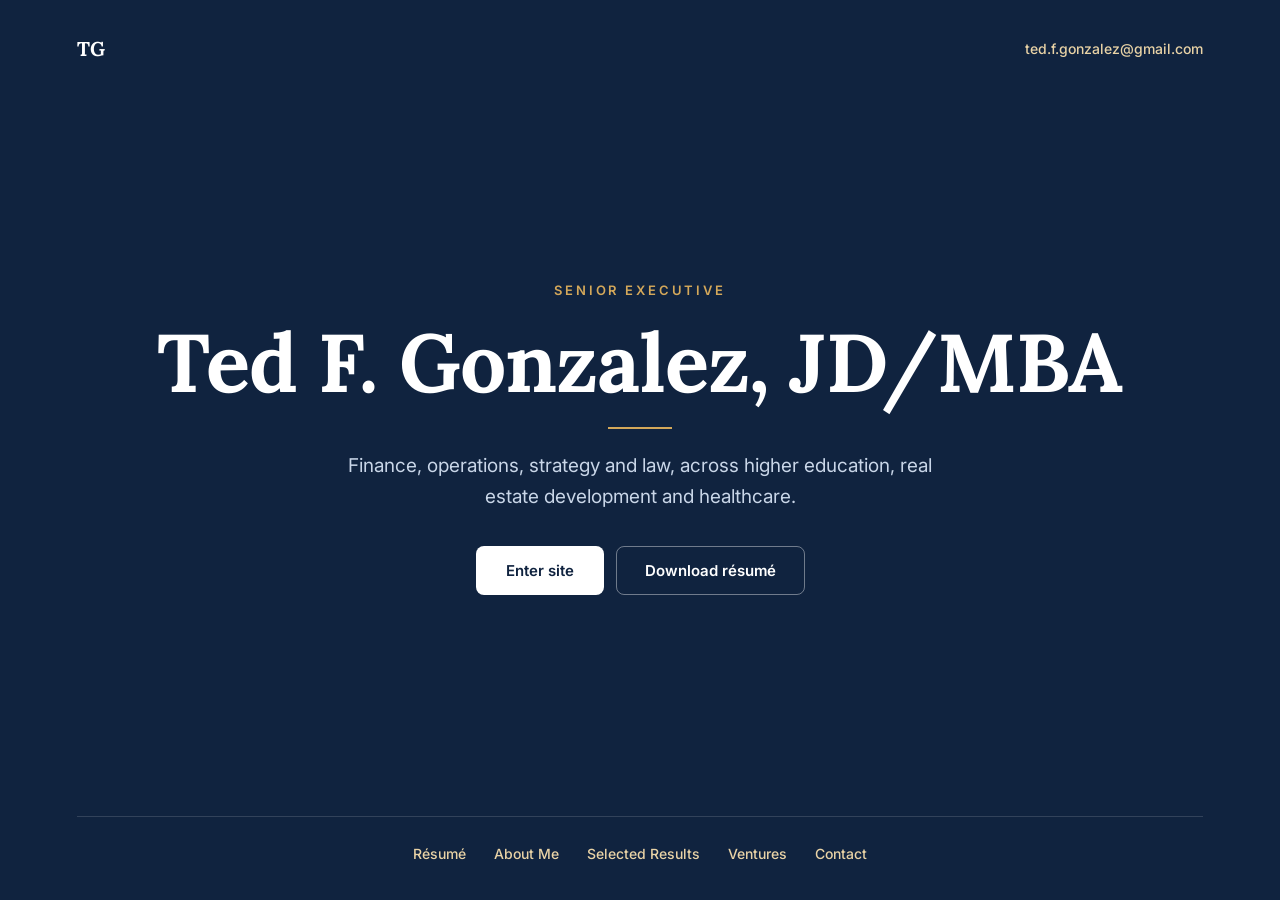
<file: index.html>
<!DOCTYPE html>
<html lang="en">
<head>
<meta charset="utf-8">
<meta name="viewport" content="width=device-width, initial-scale=1">
<title>Ted F. Gonzalez, JD/MBA</title>
<meta name="author" content="Ted F. Gonzalez, JD/MBA">
<meta name="description" content="Ted F. Gonzalez, JD/MBA — senior executive in finance, operations, strategy and law across higher education, real estate development and healthcare.">
<meta property="og:title" content="Ted F. Gonzalez, JD/MBA">
<meta property="og:description" content="Senior executive · Finance, operations, strategy and law">
<link rel="preconnect" href="https://fonts.googleapis.com">
<link rel="preconnect" href="https://fonts.gstatic.com" crossorigin>
<link href="https://fonts.googleapis.com/css2?family=Inter:wght@400;500;600&family=Lora:wght@600;700&display=swap" rel="stylesheet">
<style>
*{box-sizing:border-box;margin:0;padding:0}
html,body{height:100%}
body{font-family:'Inter',system-ui,-apple-system,'Segoe UI',sans-serif;background:#10233F;color:#fff;-webkit-font-smoothing:antialiased}
a{color:#E9D3A6}a:hover{color:#fff}
.door{min-height:100vh;min-height:100svh;display:flex;flex-direction:column;justify-content:space-between;padding:36px 6vw 32px}
.top{display:flex;justify-content:space-between;align-items:center;gap:16px;flex-wrap:wrap}
.mark{font-family:'Lora',Georgia,serif;font-weight:700;font-size:20px;letter-spacing:.02em;color:#fff;text-decoration:none}
.top a.mail{font-size:14px;font-weight:500;text-decoration:none}
.center{display:flex;flex-direction:column;align-items:center;text-align:center;gap:22px;padding:48px 0}
.kick{font-size:13px;font-weight:600;letter-spacing:.22em;text-transform:uppercase;color:#D4A85A}
h1{font-family:'Lora',Georgia,serif;font-weight:700;font-size:clamp(40px,6.4vw,84px);line-height:1.04;letter-spacing:-.01em}
.rule{width:64px;height:2px;background:#D4A85A}
.lede{max-width:640px;font-size:19px;line-height:1.6;color:#C9D6E8}
.btns{display:flex;gap:12px;flex-wrap:wrap;justify-content:center;margin-top:12px}
.btn{display:inline-block;text-decoration:none;font-weight:600;font-size:15px;padding:15px 30px;border-radius:8px;min-height:44px}
.btn--solid{background:#fff;color:#10233F}.btn--solid:hover{color:#10233F;filter:brightness(.94)}
.btn--line{color:#fff;border:1px solid rgba(255,255,255,.4);padding:14px 28px}.btn--line:hover{background:rgba(255,255,255,.08)}
.quick{display:flex;justify-content:center;gap:10px 28px;flex-wrap:wrap;font-size:14px;font-weight:500;border-top:1px solid rgba(255,255,255,.14);padding-top:22px}
.quick a{text-decoration:none;padding:6px 0}
@media (max-width:520px){.lede{font-size:17px}.door{padding:28px 20px 26px}}
</style>
</head>
<body>
<div class="door">
  <div class="top">
    <a class="mark" href="home/" aria-label="Ted F. Gonzalez home">TG</a>
    <a class="mail" href="mailto:ted.f.gonzalez@gmail.com?subject=Reaching%20out%20from%20your%20website">ted.f.gonzalez@gmail.com</a>
  </div>
  <main class="center">
    <div class="kick">Senior Executive</div>
    <h1>Ted F. Gonzalez, JD/MBA</h1>
    <div class="rule"></div>
    <p class="lede">Finance, operations, strategy and law, across higher education, real estate development and healthcare.</p>
    <div class="btns">
      <a class="btn btn--solid" href="home/">Enter site</a>
      <a class="btn btn--line" href="Ted_Gonzalez_Resume.pdf" download>Download résumé</a>
    </div>
  </main>
  <nav class="quick" aria-label="Quick links">
    <a href="resume/">Résumé</a>
    <a href="about/">About Me</a>
    <a href="results/">Selected Results</a>
    <a href="ventures/">Ventures</a>
    <a href="contact/">Contact</a>
  </nav>
</div>
</body>
</html>
</file>
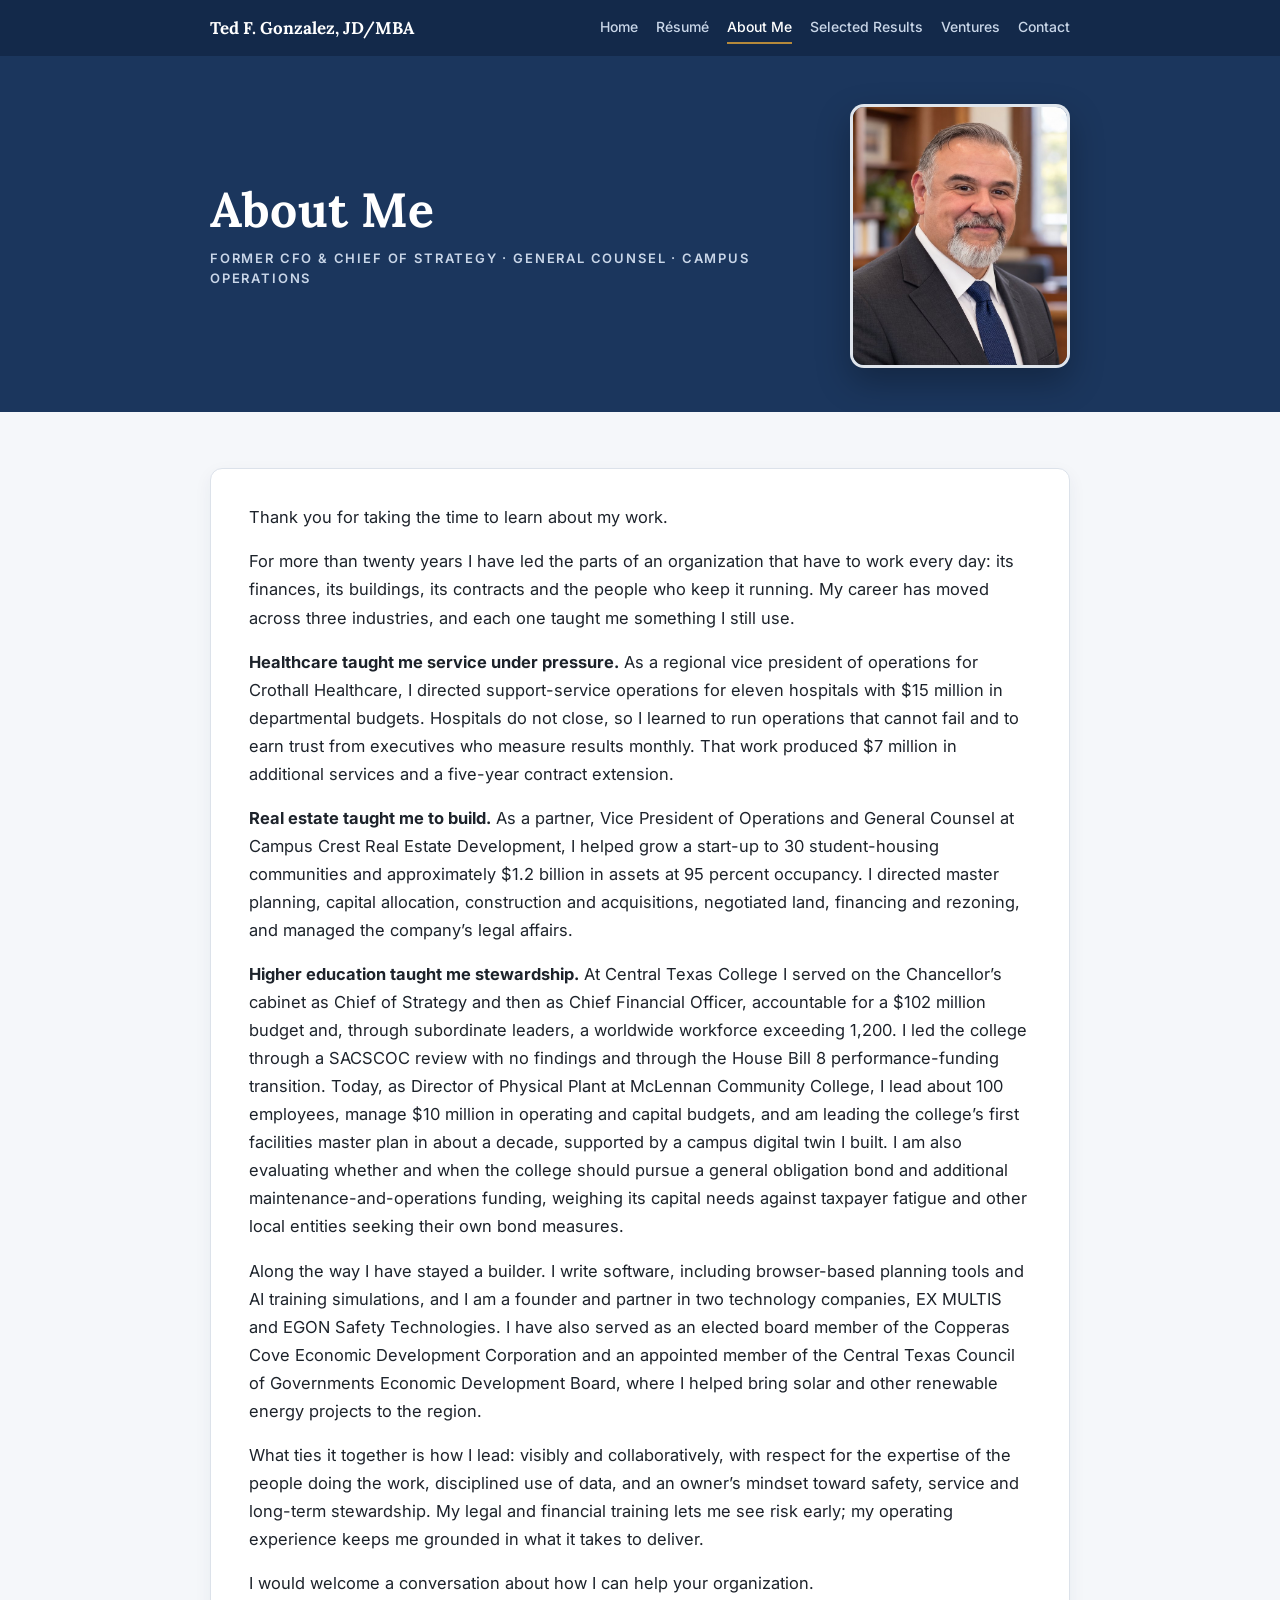
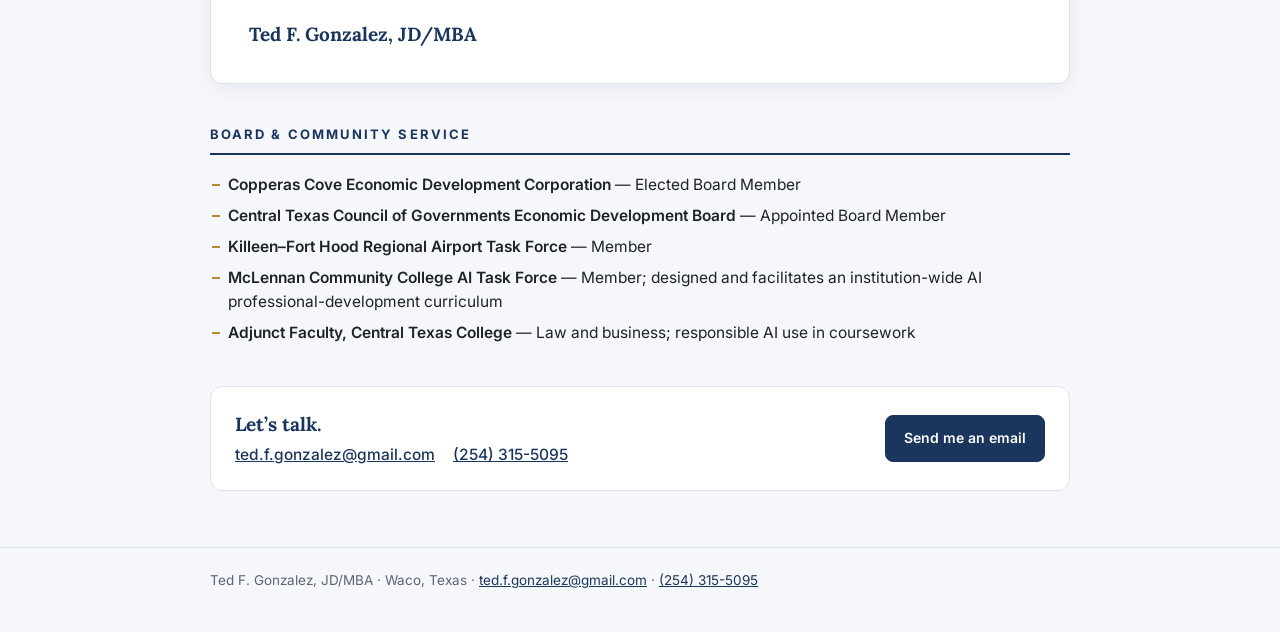
<file: about/index.html>
<!DOCTYPE html>
<html lang="en">
<head>
<meta charset="utf-8">
<meta name="viewport" content="width=device-width, initial-scale=1">
<title>About Me — Ted F. Gonzalez, JD/MBA</title>
<meta name="author" content="Ted F. Gonzalez, JD/MBA">
<meta name="description" content="How Ted F. Gonzalez leads: two decades across healthcare, real estate development and higher education.">
<meta property="og:title" content="About Me — Ted F. Gonzalez, JD/MBA">
<meta property="og:description" content="How Ted F. Gonzalez leads: two decades across healthcare, real estate development and higher education.">
<link rel="preconnect" href="https://fonts.googleapis.com">
<link rel="preconnect" href="https://fonts.gstatic.com" crossorigin>
<link href="https://fonts.googleapis.com/css2?family=Inter:wght@400;500;600;700&family=Lora:wght@600;700&display=swap" rel="stylesheet">
<link rel="stylesheet" href="../assets/site.css">
</head>
<body>
<nav class="nav"><div class="wrap"><a class="brand" href="../home/">Ted F. Gonzalez, JD/MBA</a><a class="l" href="../home/">Home</a><a class="l" href="../resume/">Résumé</a><a class="l on" href="../about/">About Me</a><a class="l" href="../results/">Selected Results</a><a class="l" href="../ventures/">Ventures</a><a class="l" href="../contact/">Contact</a></div></nav>
<header class="hero"><div class="wrap hero-split">
  <div class="hero-text"><h1>About Me</h1><div class="tag">Former CFO &amp; Chief of Strategy · General Counsel · Campus Operations</div></div>
  <div class="headshot"><span class="mono" aria-hidden="true">TG</span><img src="../assets/headshot.jpg" alt="Ted F. Gonzalez" onerror="this.remove()"></div>
</div></header>
<div class="wrap"><main>
<section>
<div class="letter">
<p>Thank you for taking the time to learn about my work.</p>
<p>For more than twenty years I have led the parts of an organization that have to work every day: its finances, its buildings, its contracts and the people who keep it running. My career has moved across three industries, and each one taught me something I still use.</p>
<p><b>Healthcare taught me service under pressure.</b> As a regional vice president of operations for Crothall Healthcare, I directed support-service operations for eleven hospitals with $15 million in departmental budgets. Hospitals do not close, so I learned to run operations that cannot fail and to earn trust from executives who measure results monthly. That work produced $7 million in additional services and a five-year contract extension.</p>
<p><b>Real estate taught me to build.</b> As a partner, Vice President of Operations and General Counsel at Campus Crest Real Estate Development, I helped grow a start-up to 30 student-housing communities and approximately $1.2 billion in assets at 95 percent occupancy. I directed master planning, capital allocation, construction and acquisitions, negotiated land, financing and rezoning, and managed the company’s legal affairs.</p>
<p><b>Higher education taught me stewardship.</b> At Central Texas College I served on the Chancellor’s cabinet as Chief of Strategy and then as Chief Financial Officer, accountable for a $102 million budget and, through subordinate leaders, a worldwide workforce exceeding 1,200. I led the college through a SACSCOC review with no findings and through the House Bill 8 performance-funding transition. Today, as Director of Physical Plant at McLennan Community College, I lead about 100 employees, manage $10 million in operating and capital budgets, and am leading the college’s first facilities master plan in about a decade, supported by a campus digital twin I built. I am also evaluating whether and when the college should pursue a general obligation bond and additional maintenance-and-operations funding, weighing its capital needs against taxpayer fatigue and other local entities seeking their own bond measures.</p>
<p>Along the way I have stayed a builder. I write software, including browser-based planning tools and AI training simulations, and I am a founder and partner in two technology companies, EX MULTIS and EGON Safety Technologies. I have also served as an elected board member of the Copperas Cove Economic Development Corporation and an appointed member of the Central Texas Council of Governments Economic Development Board, where I helped bring solar and other renewable energy projects to the region.</p>
<p>What ties it together is how I lead: visibly and collaboratively, with respect for the expertise of the people doing the work, disciplined use of data, and an owner’s mindset toward safety, service and long-term stewardship. My legal and financial training lets me see risk early; my operating experience keeps me grounded in what it takes to deliver.</p>
<p>I would welcome a conversation about how I can help your organization.</p>
<div class="sig">Ted F. Gonzalez, JD/MBA</div>
</div>
</section>
<section>
<h2>Board &amp; Community Service</h2>
<ul>
<li><b>Copperas Cove Economic Development Corporation</b> — Elected Board Member</li>
<li><b>Central Texas Council of Governments Economic Development Board</b> — Appointed Board Member</li>
<li><b>Killeen–Fort Hood Regional Airport Task Force</b> — Member</li>
<li><b>McLennan Community College AI Task Force</b> — Member; designed and facilitates an institution-wide AI professional-development curriculum</li>
<li><b>Adjunct Faculty, Central Texas College</b> — Law and business; responsible AI use in coursework</li>
</ul>
</section>
<section><div class="contact-band"><div><strong>Let’s talk.</strong><div class="cinfo"><a href="mailto:ted.f.gonzalez@gmail.com?subject=Reaching%20out%20from%20your%20website">ted.f.gonzalez@gmail.com</a><a href="tel:+12543155095">(254) 315-5095</a></div></div><a class="btn btn--solid" href="mailto:ted.f.gonzalez@gmail.com?subject=Reaching%20out%20from%20your%20website">Send me an email</a></div></section>
</main></div>
<footer><div class="wrap">Ted F. Gonzalez, JD/MBA · Waco, Texas · <a href="mailto:ted.f.gonzalez@gmail.com?subject=Reaching%20out%20from%20your%20website">ted.f.gonzalez@gmail.com</a> · <a href="tel:+12543155095">(254) 315-5095</a></div></footer>
</body>
</html>
</file>
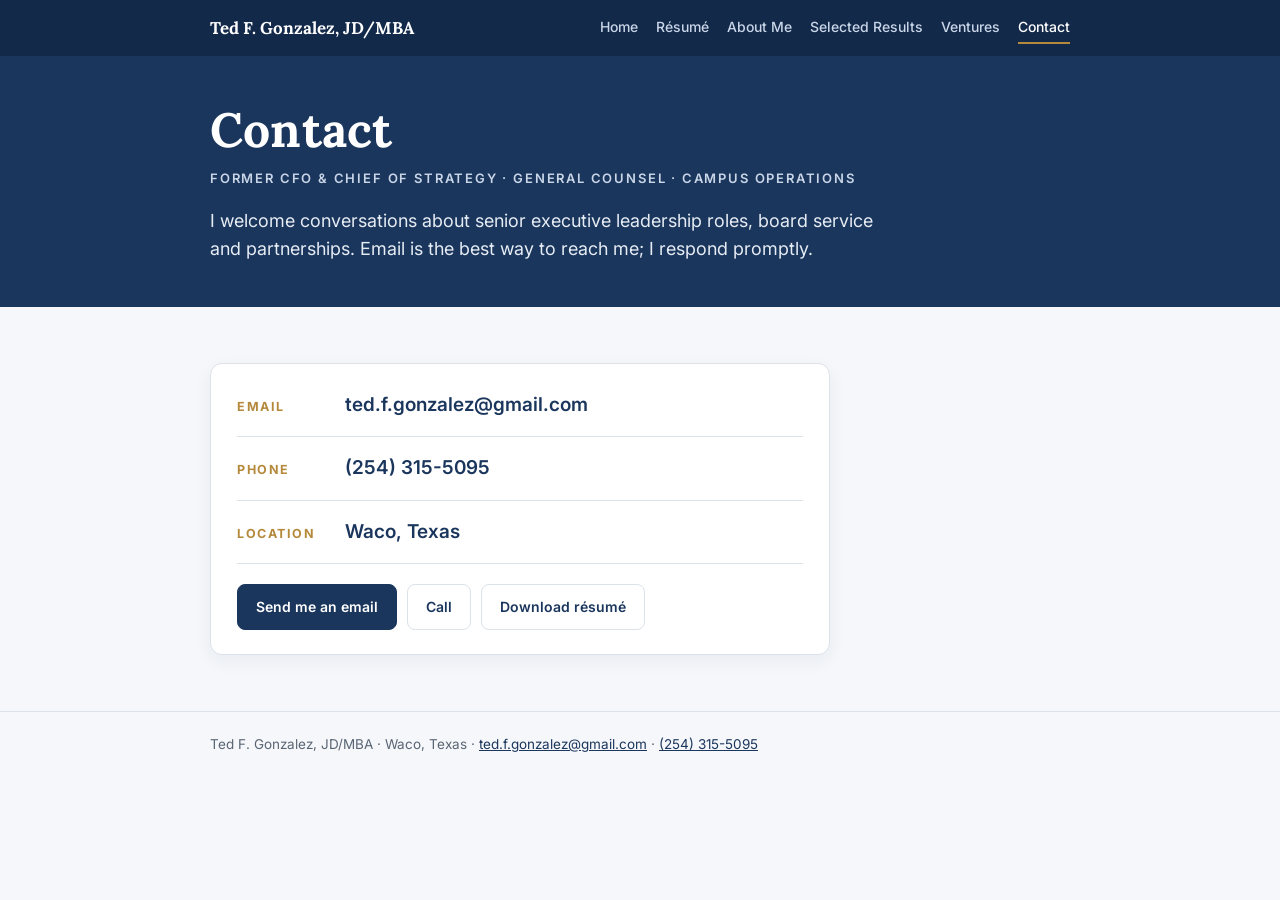
<file: contact/index.html>
<!DOCTYPE html>
<html lang="en">
<head>
<meta charset="utf-8">
<meta name="viewport" content="width=device-width, initial-scale=1">
<title>Contact — Ted F. Gonzalez, JD/MBA</title>
<meta name="author" content="Ted F. Gonzalez, JD/MBA">
<meta name="description" content="Contact Ted F. Gonzalez, JD/MBA by email or phone.">
<meta property="og:title" content="Contact — Ted F. Gonzalez, JD/MBA">
<meta property="og:description" content="Contact Ted F. Gonzalez, JD/MBA by email or phone.">
<link rel="preconnect" href="https://fonts.googleapis.com">
<link rel="preconnect" href="https://fonts.gstatic.com" crossorigin>
<link href="https://fonts.googleapis.com/css2?family=Inter:wght@400;500;600;700&family=Lora:wght@600;700&display=swap" rel="stylesheet">
<link rel="stylesheet" href="../assets/site.css">
</head>
<body>
<nav class="nav"><div class="wrap"><a class="brand" href="../home/">Ted F. Gonzalez, JD/MBA</a><a class="l" href="../home/">Home</a><a class="l" href="../resume/">Résumé</a><a class="l" href="../about/">About Me</a><a class="l" href="../results/">Selected Results</a><a class="l" href="../ventures/">Ventures</a><a class="l on" href="../contact/">Contact</a></div></nav>
<header class="hero"><div class="wrap">
  <h1>Contact</h1>
  <div class="tag">Former CFO &amp; Chief of Strategy · General Counsel · Campus Operations</div>
  <p class="lede">I welcome conversations about senior executive leadership roles, board service and partnerships. Email is the best way to reach me; I respond promptly.</p>
  
</div></header>
<div class="wrap"><main><section>
<div class="contact-card">
  <div class="crow"><span class="cl">Email</span><a class="cv" href="mailto:ted.f.gonzalez@gmail.com?subject=Reaching%20out%20from%20your%20website">ted.f.gonzalez@gmail.com</a></div>
  <div class="crow"><span class="cl">Phone</span><a class="cv" href="tel:+12543155095">(254) 315-5095</a></div>
  <div class="crow"><span class="cl">Location</span><span class="cv">Waco, Texas</span></div>
  <div class="cact"><a class="btn btn--solid" href="mailto:ted.f.gonzalez@gmail.com?subject=Reaching%20out%20from%20your%20website">Send me an email</a><a class="btn btn--line" href="tel:+12543155095">Call</a><a class="btn btn--line" href="../Ted_Gonzalez_Resume.pdf" download>Download résumé</a></div>
</div>
</section></main></div>
<footer><div class="wrap">Ted F. Gonzalez, JD/MBA · Waco, Texas · <a href="mailto:ted.f.gonzalez@gmail.com?subject=Reaching%20out%20from%20your%20website">ted.f.gonzalez@gmail.com</a> · <a href="tel:+12543155095">(254) 315-5095</a></div></footer>
</body>
</html>
</file>
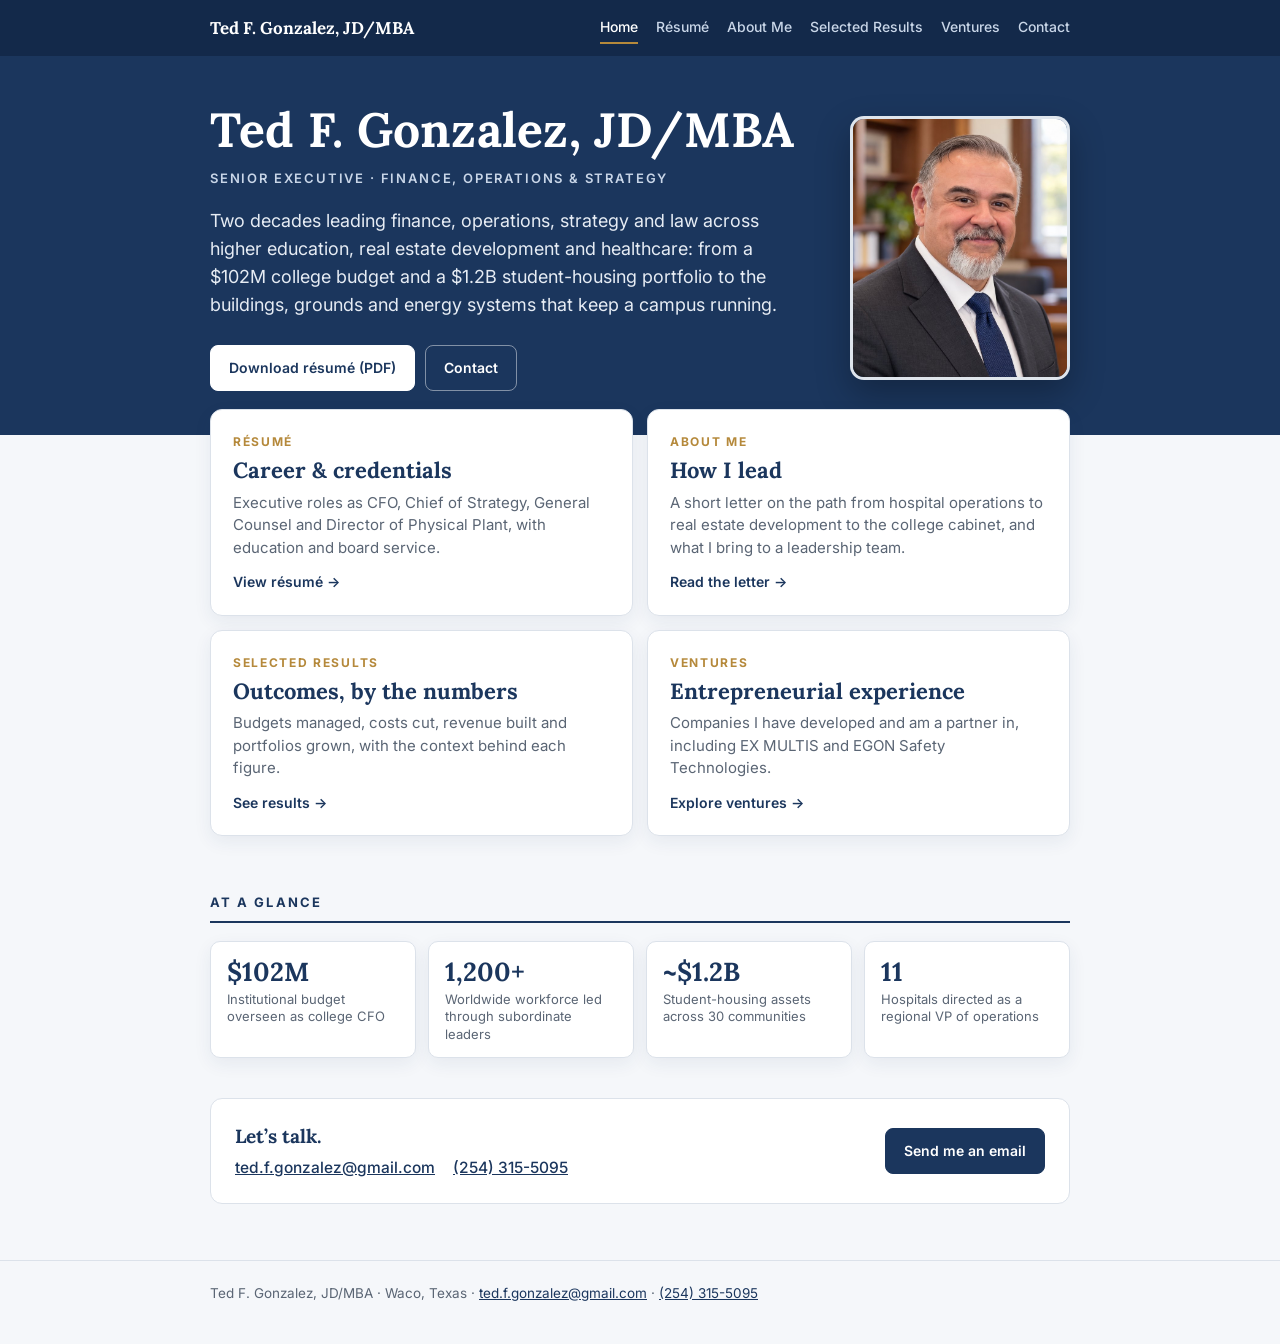
<file: home/index.html>
<!DOCTYPE html>
<html lang="en">
<head>
<meta charset="utf-8">
<meta name="viewport" content="width=device-width, initial-scale=1">
<title>Ted F. Gonzalez, JD/MBA — Senior Executive</title>
<meta name="author" content="Ted F. Gonzalez, JD/MBA">
<meta name="description" content="Senior executive in finance, operations and strategy across higher education, real estate development and healthcare.">
<meta property="og:title" content="Ted F. Gonzalez, JD/MBA — Senior Executive">
<meta property="og:description" content="Senior executive in finance, operations and strategy across higher education, real estate development and healthcare.">
<link rel="preconnect" href="https://fonts.googleapis.com">
<link rel="preconnect" href="https://fonts.gstatic.com" crossorigin>
<link href="https://fonts.googleapis.com/css2?family=Inter:wght@400;500;600;700&family=Lora:wght@600;700&display=swap" rel="stylesheet">
<link rel="stylesheet" href="../assets/site.css">
</head>
<body>
<nav class="nav"><div class="wrap"><a class="brand" href="../home/">Ted F. Gonzalez, JD/MBA</a><a class="l on" href="../home/">Home</a><a class="l" href="../resume/">Résumé</a><a class="l" href="../about/">About Me</a><a class="l" href="../results/">Selected Results</a><a class="l" href="../ventures/">Ventures</a><a class="l" href="../contact/">Contact</a></div></nav>
<header class="hero"><div class="wrap hero-split">
  <div class="hero-text">
  <h1>Ted F. Gonzalez, JD/MBA</h1>
  <div class="tag">Senior Executive · Finance, Operations &amp; Strategy</div>
  <p class="lede">Two decades leading finance, operations, strategy and law across higher education, real estate development and healthcare: from a $102M college budget and a $1.2B student-housing portfolio to the buildings, grounds and energy systems that keep a campus running.</p>
  <div class="actions"><a class="btn" href="../Ted_Gonzalez_Resume.pdf" download>Download résumé (PDF)</a><a class="btn btn--ghost" href="../contact/">Contact</a></div>
  </div>
  <div class="headshot"><span class="mono" aria-hidden="true">TG</span><img src="../assets/headshot.jpg" alt="Ted F. Gonzalez" onerror="this.remove()"></div>
</div></header>
<div class="wrap">
  <div class="cards">
    <a class="card" href="../resume/"><div class="k">Résumé</div><h3>Career &amp; credentials</h3><p>Executive roles as CFO, Chief of Strategy, General Counsel and Director of Physical Plant, with education and board service.</p><span class="go">View résumé →</span></a>
    <a class="card" href="../about/"><div class="k">About Me</div><h3>How I lead</h3><p>A short letter on the path from hospital operations to real estate development to the college cabinet, and what I bring to a leadership team.</p><span class="go">Read the letter →</span></a>
    <a class="card" href="../results/"><div class="k">Selected Results</div><h3>Outcomes, by the numbers</h3><p>Budgets managed, costs cut, revenue built and portfolios grown, with the context behind each figure.</p><span class="go">See results →</span></a>
    <a class="card" href="../ventures/"><div class="k">Ventures</div><h3>Entrepreneurial experience</h3><p>Companies I have developed and am a partner in, including EX MULTIS and EGON Safety Technologies.</p><span class="go">Explore ventures →</span></a>
  </div>
  <main>
    <section>
      <h2>At a Glance</h2>
      <div class="stats" style="margin-top:0">
        <div class="stat"><b>$102M</b><span>Institutional budget overseen as college CFO</span></div>
        <div class="stat"><b>1,200+</b><span>Worldwide workforce led through subordinate leaders</span></div>
        <div class="stat"><b>~$1.2B</b><span>Student-housing assets across 30 communities</span></div>
        <div class="stat"><b>11</b><span>Hospitals directed as a regional VP of operations</span></div>
      </div>
    </section>
    <section>
      <div class="contact-band"><div><strong>Let’s talk.</strong><div class="cinfo"><a href="mailto:ted.f.gonzalez@gmail.com?subject=Reaching%20out%20from%20your%20website">ted.f.gonzalez@gmail.com</a><a href="tel:+12543155095">(254) 315-5095</a></div></div><a class="btn btn--solid" href="mailto:ted.f.gonzalez@gmail.com?subject=Reaching%20out%20from%20your%20website">Send me an email</a></div>
    </section>
  </main>
</div>
<footer><div class="wrap">Ted F. Gonzalez, JD/MBA · Waco, Texas · <a href="mailto:ted.f.gonzalez@gmail.com?subject=Reaching%20out%20from%20your%20website">ted.f.gonzalez@gmail.com</a> · <a href="tel:+12543155095">(254) 315-5095</a></div></footer>
</body>
</html>
</file>
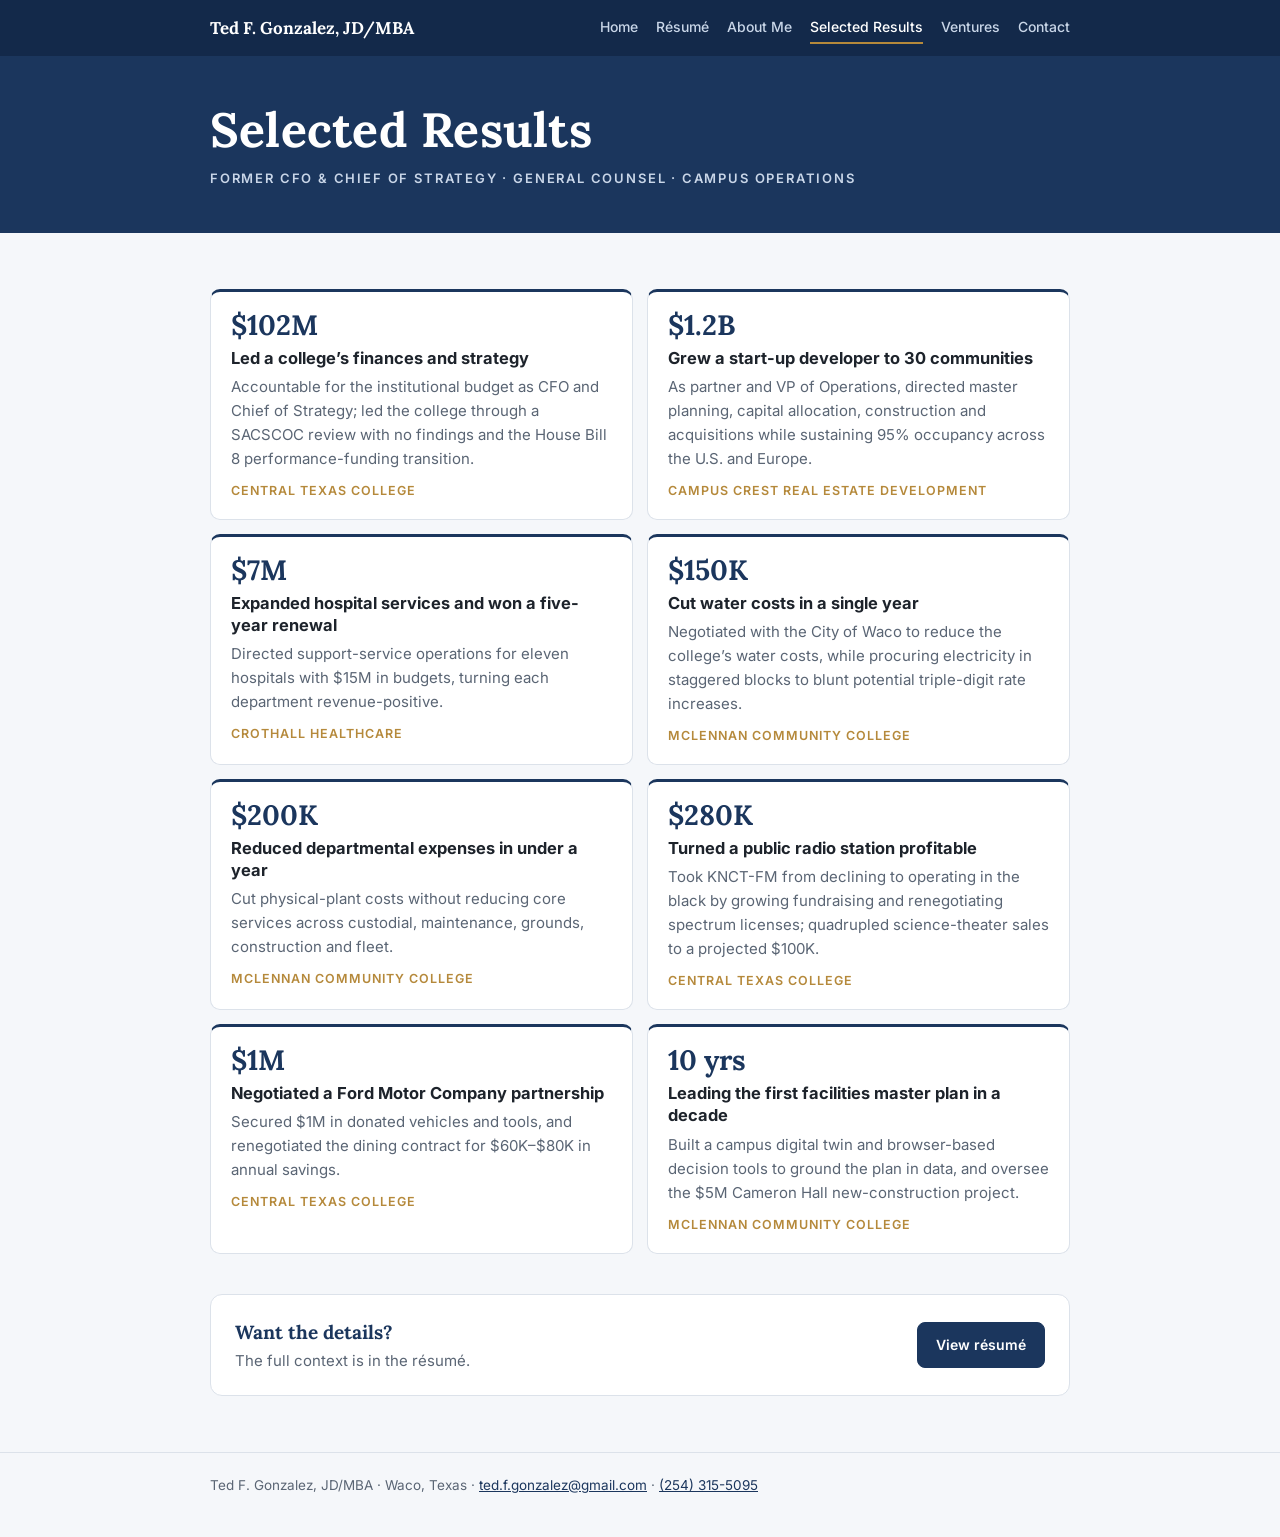
<file: results/index.html>
<!DOCTYPE html>
<html lang="en">
<head>
<meta charset="utf-8">
<meta name="viewport" content="width=device-width, initial-scale=1">
<title>Selected Results — Ted F. Gonzalez, JD/MBA</title>
<meta name="author" content="Ted F. Gonzalez, JD/MBA">
<meta name="description" content="Selected outcomes from Ted F. Gonzalez’s executive career in finance, operations and strategy.">
<meta property="og:title" content="Selected Results — Ted F. Gonzalez, JD/MBA">
<meta property="og:description" content="Selected outcomes from Ted F. Gonzalez’s executive career in finance, operations and strategy.">
<link rel="preconnect" href="https://fonts.googleapis.com">
<link rel="preconnect" href="https://fonts.gstatic.com" crossorigin>
<link href="https://fonts.googleapis.com/css2?family=Inter:wght@400;500;600;700&family=Lora:wght@600;700&display=swap" rel="stylesheet">
<link rel="stylesheet" href="../assets/site.css">
</head>
<body>
<nav class="nav"><div class="wrap"><a class="brand" href="../home/">Ted F. Gonzalez, JD/MBA</a><a class="l" href="../home/">Home</a><a class="l" href="../resume/">Résumé</a><a class="l" href="../about/">About Me</a><a class="l on" href="../results/">Selected Results</a><a class="l" href="../ventures/">Ventures</a><a class="l" href="../contact/">Contact</a></div></nav>
<header class="hero"><div class="wrap">
  <h1>Selected Results</h1>
  <div class="tag">Former CFO &amp; Chief of Strategy · General Counsel · Campus Operations</div>
  
  
</div></header>
<div class="wrap"><main><section><div class="results"><div class="res"><b class="n">$102M</b><h3>Led a college’s finances and strategy</h3><p>Accountable for the institutional budget as CFO and Chief of Strategy; led the college through a SACSCOC review with no findings and the House Bill 8 performance-funding transition.</p><div class="where">Central Texas College</div></div><div class="res"><b class="n">$1.2B</b><h3>Grew a start-up developer to 30 communities</h3><p>As partner and VP of Operations, directed master planning, capital allocation, construction and acquisitions while sustaining 95% occupancy across the U.S. and Europe.</p><div class="where">Campus Crest Real Estate Development</div></div><div class="res"><b class="n">$7M</b><h3>Expanded hospital services and won a five-year renewal</h3><p>Directed support-service operations for eleven hospitals with $15M in budgets, turning each department revenue-positive.</p><div class="where">Crothall Healthcare</div></div><div class="res"><b class="n">$150K</b><h3>Cut water costs in a single year</h3><p>Negotiated with the City of Waco to reduce the college’s water costs, while procuring electricity in staggered blocks to blunt potential triple-digit rate increases.</p><div class="where">McLennan Community College</div></div><div class="res"><b class="n">$200K</b><h3>Reduced departmental expenses in under a year</h3><p>Cut physical-plant costs without reducing core services across custodial, maintenance, grounds, construction and fleet.</p><div class="where">McLennan Community College</div></div><div class="res"><b class="n">$280K</b><h3>Turned a public radio station profitable</h3><p>Took KNCT-FM from declining to operating in the black by growing fundraising and renegotiating spectrum licenses; quadrupled science-theater sales to a projected $100K.</p><div class="where">Central Texas College</div></div><div class="res"><b class="n">$1M</b><h3>Negotiated a Ford Motor Company partnership</h3><p>Secured $1M in donated vehicles and tools, and renegotiated the dining contract for $60K–$80K in annual savings.</p><div class="where">Central Texas College</div></div><div class="res"><b class="n">10 yrs</b><h3>Leading the first facilities master plan in a decade</h3><p>Built a campus digital twin and browser-based decision tools to ground the plan in data, and oversee the $5M Cameron Hall new-construction project.</p><div class="where">McLennan Community College</div></div></div></section>
<section><div class="contact-band"><div><strong>Want the details?</strong><div style="color:var(--mute);font-size:15px;margin-top:2px">The full context is in the résumé.</div></div><a class="btn btn--solid" href="../resume/">View résumé</a></div></section>
</main></div>
<footer><div class="wrap">Ted F. Gonzalez, JD/MBA · Waco, Texas · <a href="mailto:ted.f.gonzalez@gmail.com?subject=Reaching%20out%20from%20your%20website">ted.f.gonzalez@gmail.com</a> · <a href="tel:+12543155095">(254) 315-5095</a></div></footer>
</body>
</html>
</file>
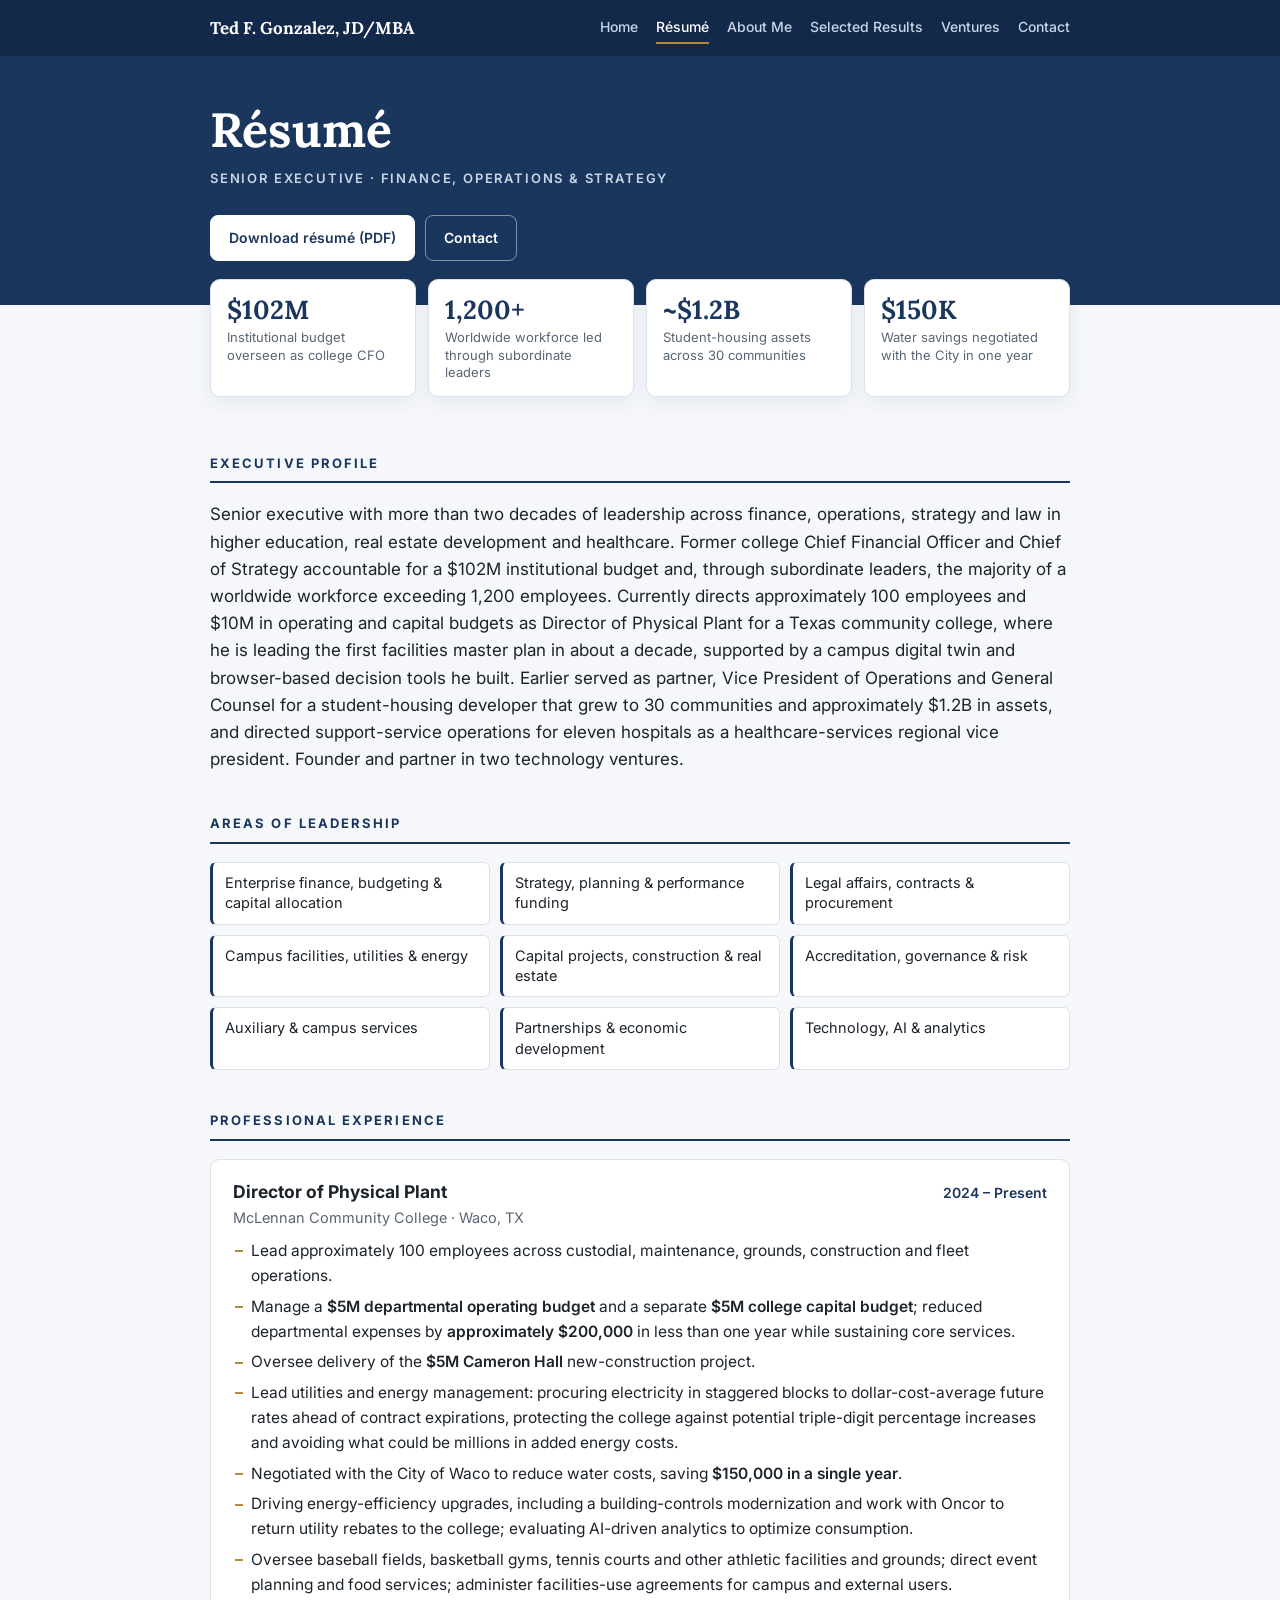
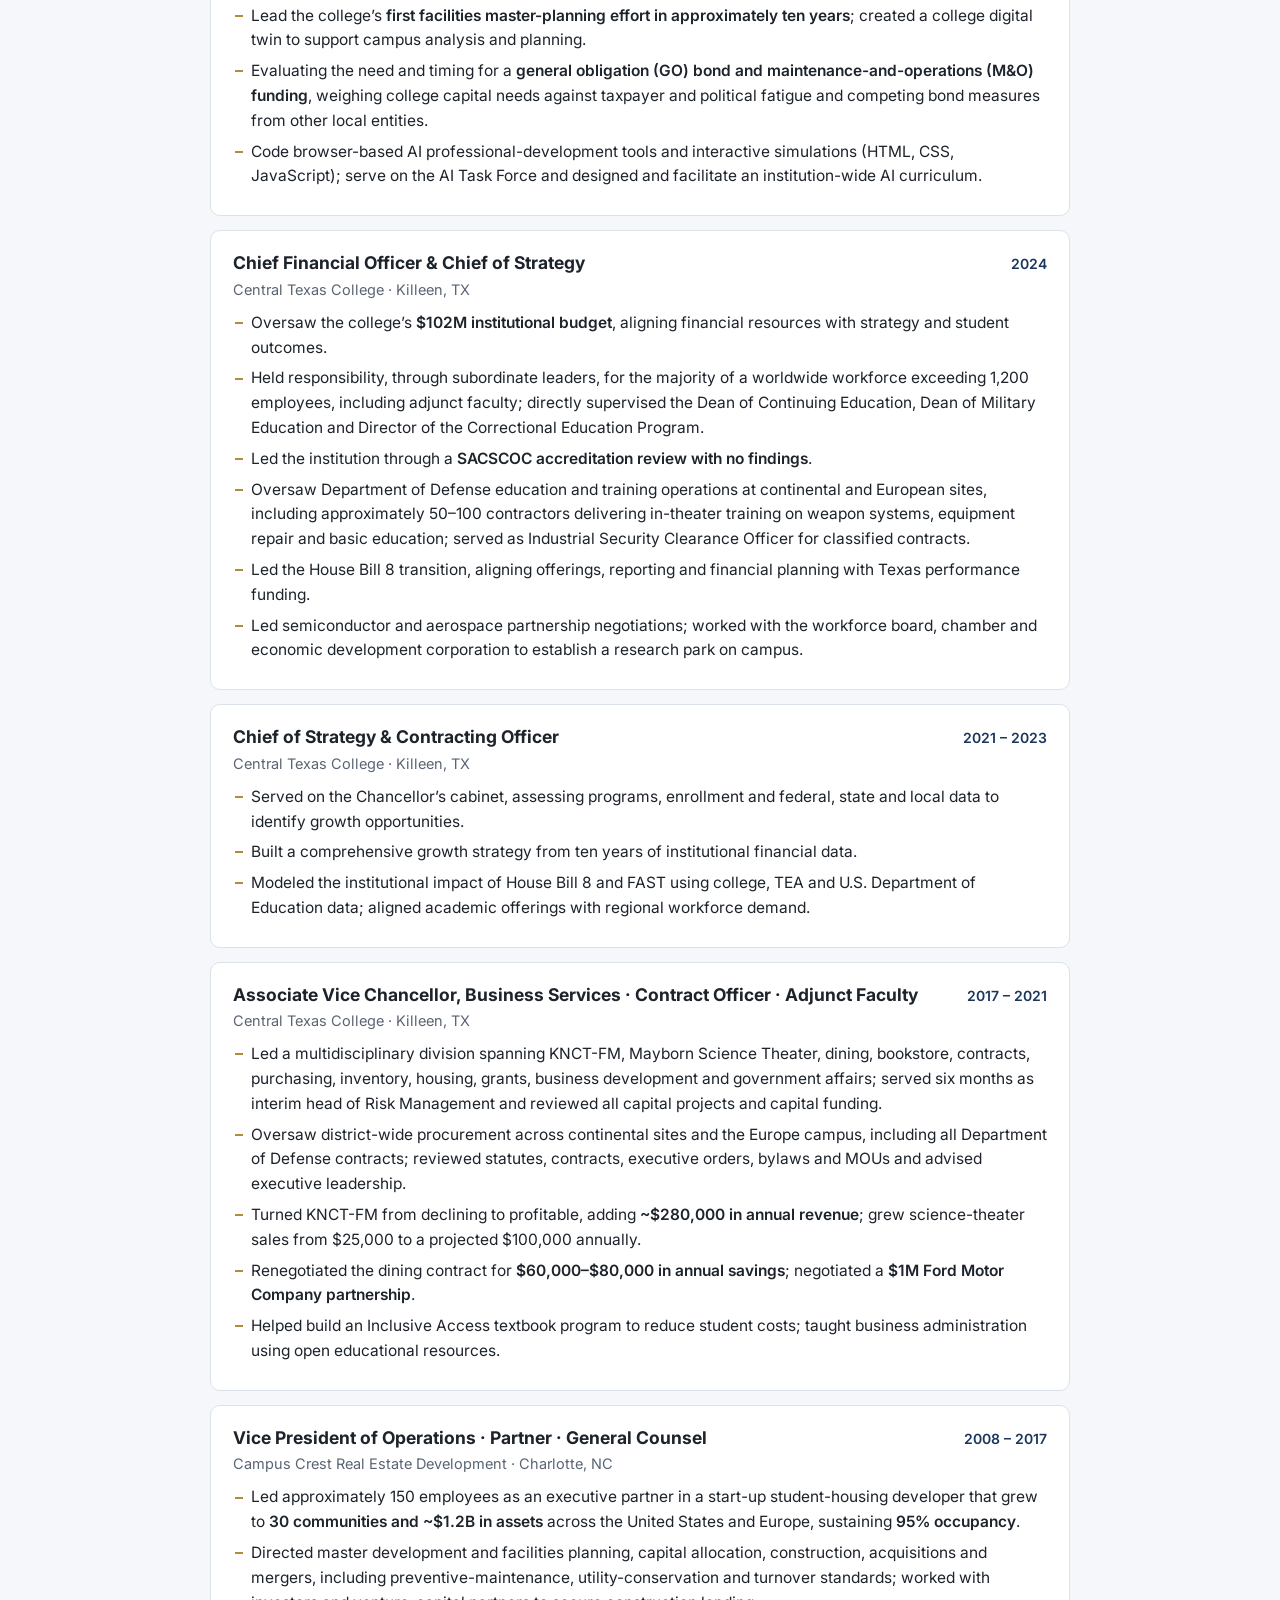
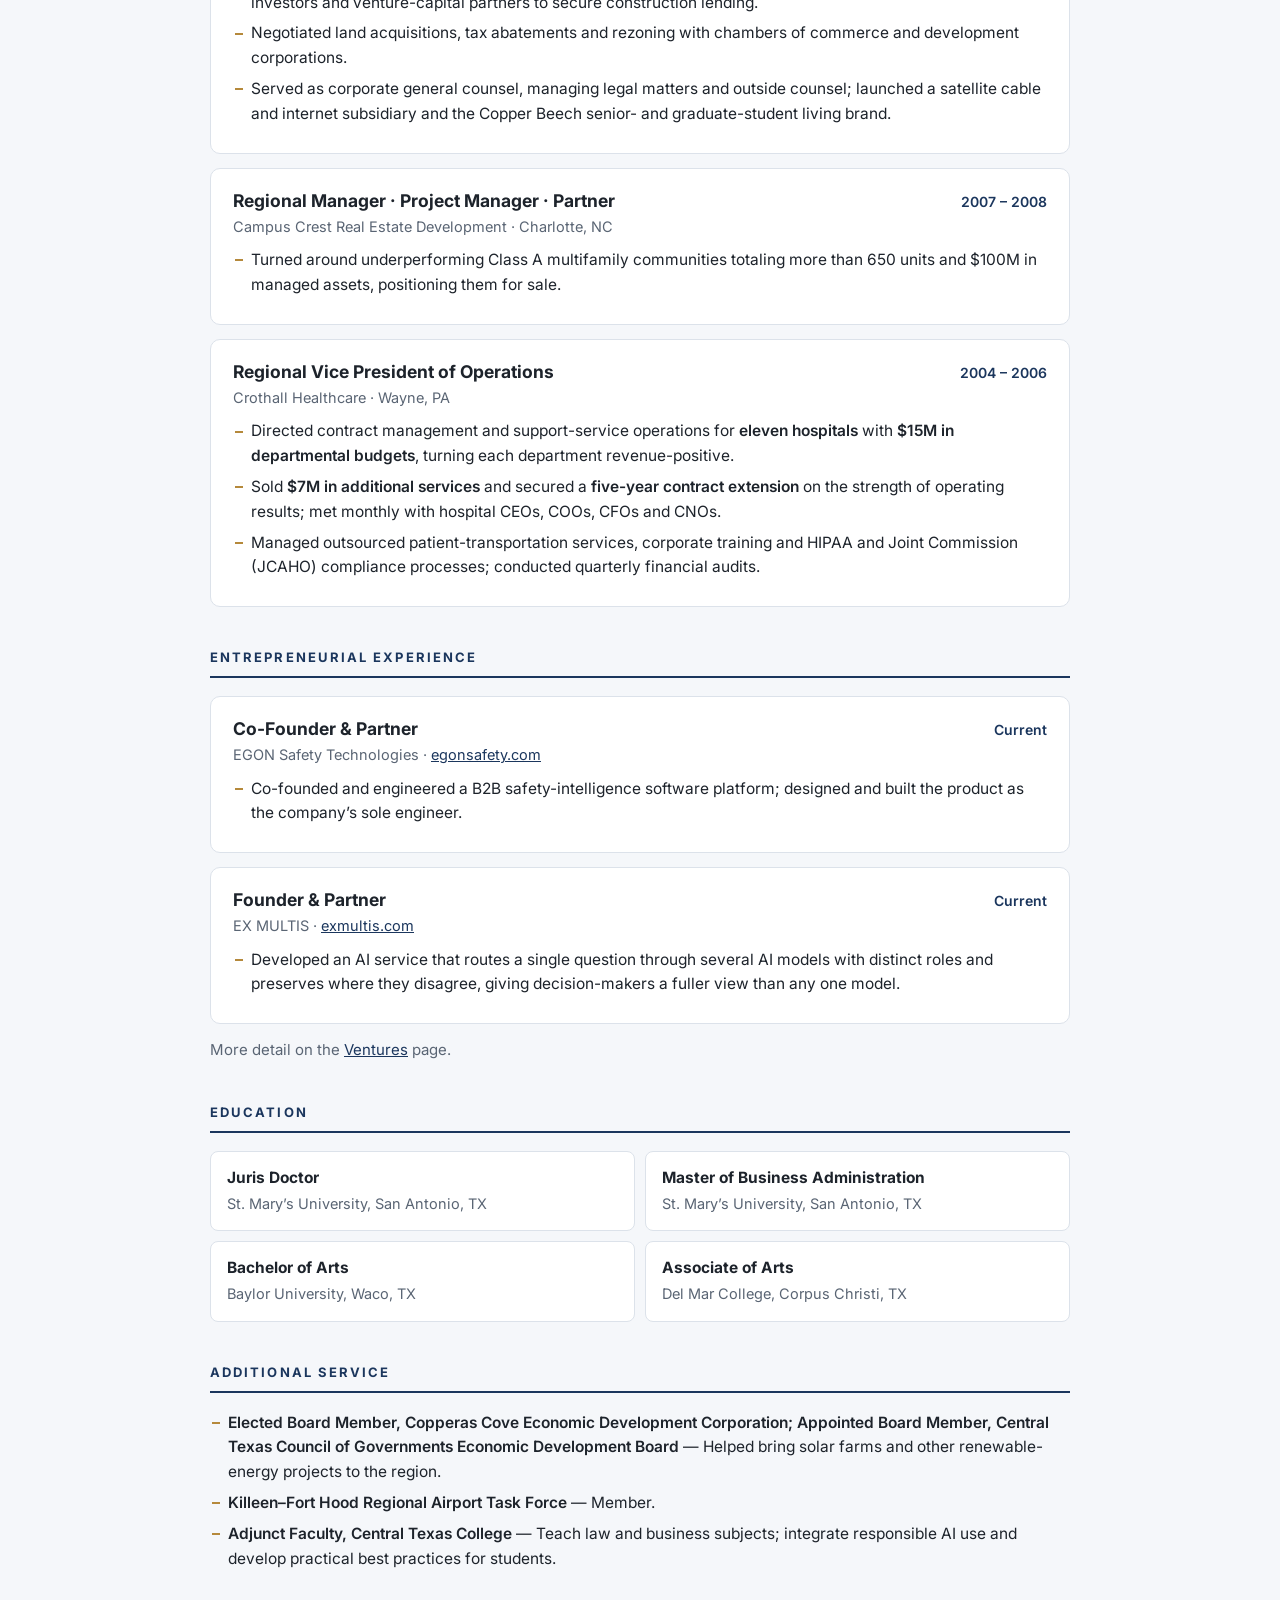
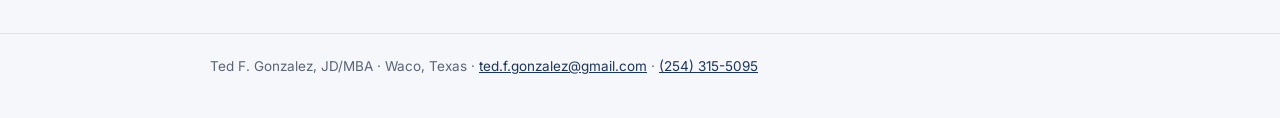
<file: resume/index.html>
<!DOCTYPE html>
<html lang="en">
<head>
<meta charset="utf-8">
<meta name="viewport" content="width=device-width, initial-scale=1">
<title>Résumé — Ted F. Gonzalez, JD/MBA</title>
<meta name="author" content="Ted F. Gonzalez, JD/MBA">
<meta name="description" content="Résumé of Ted F. Gonzalez, JD/MBA: senior executive in finance, operations and strategy.">
<meta property="og:title" content="Résumé — Ted F. Gonzalez, JD/MBA">
<meta property="og:description" content="Résumé of Ted F. Gonzalez, JD/MBA: senior executive in finance, operations and strategy.">
<link rel="preconnect" href="https://fonts.googleapis.com">
<link rel="preconnect" href="https://fonts.gstatic.com" crossorigin>
<link href="https://fonts.googleapis.com/css2?family=Inter:wght@400;500;600;700&family=Lora:wght@600;700&display=swap" rel="stylesheet">
<link rel="stylesheet" href="../assets/site.css">
</head>
<body>
<nav class="nav"><div class="wrap"><a class="brand" href="../home/">Ted F. Gonzalez, JD/MBA</a><a class="l" href="../home/">Home</a><a class="l on" href="../resume/">Résumé</a><a class="l" href="../about/">About Me</a><a class="l" href="../results/">Selected Results</a><a class="l" href="../ventures/">Ventures</a><a class="l" href="../contact/">Contact</a></div></nav>
<header class="hero"><div class="wrap">
  <h1>Résumé</h1>
  <div class="tag">Senior Executive · Finance, Operations &amp; Strategy</div>
  
  <div class="actions"><a class="btn" href="../Ted_Gonzalez_Resume.pdf" download>Download résumé (PDF)</a><a class="btn btn--ghost" href="../contact/">Contact</a></div>
</div></header><div class="wrap">
  <div class="stats">
    <div class="stat"><b>$102M</b><span>Institutional budget overseen as college CFO</span></div>
    <div class="stat"><b>1,200+</b><span>Worldwide workforce led through subordinate leaders</span></div>
    <div class="stat"><b>~$1.2B</b><span>Student-housing assets across 30 communities</span></div>
    <div class="stat"><b>$150K</b><span>Water savings negotiated with the City in one year</span></div>
  </div>
  <main>
    <section>
      <h2>Executive Profile</h2>
      <p class="profile">Senior executive with more than two decades of leadership across finance, operations, strategy and law in higher education, real estate development and healthcare. Former college Chief Financial Officer and Chief of Strategy accountable for a $102M institutional budget and, through subordinate leaders, the majority of a worldwide workforce exceeding 1,200 employees. Currently directs approximately 100 employees and $10M in operating and capital budgets as Director of Physical Plant for a Texas community college, where he is leading the first facilities master plan in about a decade, supported by a campus digital twin and browser-based decision tools he built. Earlier served as partner, Vice President of Operations and General Counsel for a student-housing developer that grew to 30 communities and approximately $1.2B in assets, and directed support-service operations for eleven hospitals as a healthcare-services regional vice president. Founder and partner in two technology ventures.</p>
    </section>

    <section>
      <h2>Areas of Leadership</h2>
      <div class="areas">
        <div>Enterprise finance, budgeting &amp; capital allocation</div>
        <div>Strategy, planning &amp; performance funding</div>
        <div>Legal affairs, contracts &amp; procurement</div>
        <div>Campus facilities, utilities &amp; energy</div>
        <div>Capital projects, construction &amp; real estate</div>
        <div>Accreditation, governance &amp; risk</div>
        <div>Auxiliary &amp; campus services</div>
        <div>Partnerships &amp; economic development</div>
        <div>Technology, AI &amp; analytics</div>
      </div>
    </section>

    <section>
      <h2>Professional Experience</h2>

      <article class="job">
        <div class="jh"><span class="jt">Director of Physical Plant</span><span class="jd">2024 – Present</span></div>
        <div class="org">McLennan Community College · Waco, TX</div>
        <ul>
          <li>Lead approximately 100 employees across custodial, maintenance, grounds, construction and fleet operations.</li>
          <li>Manage a <b>$5M departmental operating budget</b> and a separate <b>$5M college capital budget</b>; reduced departmental expenses by <b>approximately $200,000</b> in less than one year while sustaining core services.</li>
          <li>Oversee delivery of the <b>$5M Cameron Hall</b> new-construction project.</li>
          <li>Lead utilities and energy management: procuring electricity in staggered blocks to dollar-cost-average future rates ahead of contract expirations, protecting the college against potential triple-digit percentage increases and avoiding what could be millions in added energy costs.</li>
          <li>Negotiated with the City of Waco to reduce water costs, saving <b>$150,000 in a single year</b>.</li>
          <li>Driving energy-efficiency upgrades, including a building-controls modernization and work with Oncor to return utility rebates to the college; evaluating AI-driven analytics to optimize consumption.</li>
          <li>Oversee baseball fields, basketball gyms, tennis courts and other athletic facilities and grounds; direct event planning and food services; administer facilities-use agreements for campus and external users.</li>
          <li>Lead the college’s <b>first facilities master-planning effort in approximately ten years</b>; created a college digital twin to support campus analysis and planning.</li>
          <li>Evaluating the need and timing for a <b>general obligation (GO) bond and maintenance-and-operations (M&amp;O) funding</b>, weighing college capital needs against taxpayer and political fatigue and competing bond measures from other local entities.</li>
          <li>Code browser-based AI professional-development tools and interactive simulations (HTML, CSS, JavaScript); serve on the AI Task Force and designed and facilitate an institution-wide AI curriculum.</li>
        </ul>
      </article>

      <article class="job">
        <div class="jh"><span class="jt">Chief Financial Officer &amp; Chief of Strategy</span><span class="jd">2024</span></div>
        <div class="org">Central Texas College · Killeen, TX</div>
        <ul>
          <li>Oversaw the college’s <b>$102M institutional budget</b>, aligning financial resources with strategy and student outcomes.</li>
          <li>Held responsibility, through subordinate leaders, for the majority of a worldwide workforce exceeding 1,200 employees, including adjunct faculty; directly supervised the Dean of Continuing Education, Dean of Military Education and Director of the Correctional Education Program.</li>
          <li>Led the institution through a <b>SACSCOC accreditation review with no findings</b>.</li>
          <li>Oversaw Department of Defense education and training operations at continental and European sites, including approximately 50–100 contractors delivering in-theater training on weapon systems, equipment repair and basic education; served as Industrial Security Clearance Officer for classified contracts.</li>
          <li>Led the House Bill 8 transition, aligning offerings, reporting and financial planning with Texas performance funding.</li>
          <li>Led semiconductor and aerospace partnership negotiations; worked with the workforce board, chamber and economic development corporation to establish a research park on campus.</li>
        </ul>
      </article>

      <article class="job">
        <div class="jh"><span class="jt">Chief of Strategy &amp; Contracting Officer</span><span class="jd">2021 – 2023</span></div>
        <div class="org">Central Texas College · Killeen, TX</div>
        <ul>
          <li>Served on the Chancellor’s cabinet, assessing programs, enrollment and federal, state and local data to identify growth opportunities.</li>
          <li>Built a comprehensive growth strategy from ten years of institutional financial data.</li>
          <li>Modeled the institutional impact of House Bill 8 and FAST using college, TEA and U.S. Department of Education data; aligned academic offerings with regional workforce demand.</li>
        </ul>
      </article>

      <article class="job">
        <div class="jh"><span class="jt">Associate Vice Chancellor, Business Services · Contract Officer · Adjunct Faculty</span><span class="jd">2017 – 2021</span></div>
        <div class="org">Central Texas College · Killeen, TX</div>
        <ul>
          <li>Led a multidisciplinary division spanning KNCT-FM, Mayborn Science Theater, dining, bookstore, contracts, purchasing, inventory, housing, grants, business development and government affairs; served six months as interim head of Risk Management and reviewed all capital projects and capital funding.</li>
          <li>Oversaw district-wide procurement across continental sites and the Europe campus, including all Department of Defense contracts; reviewed statutes, contracts, executive orders, bylaws and MOUs and advised executive leadership.</li>
          <li>Turned KNCT-FM from declining to profitable, adding <b>~$280,000 in annual revenue</b>; grew science-theater sales from $25,000 to a projected $100,000 annually.</li>
          <li>Renegotiated the dining contract for <b>$60,000–$80,000 in annual savings</b>; negotiated a <b>$1M Ford Motor Company partnership</b>.</li>
          <li>Helped build an Inclusive Access textbook program to reduce student costs; taught business administration using open educational resources.</li>
        </ul>
      </article>

      <article class="job">
        <div class="jh"><span class="jt">Vice President of Operations · Partner · General Counsel</span><span class="jd">2008 – 2017</span></div>
        <div class="org">Campus Crest Real Estate Development · Charlotte, NC</div>
        <ul>
          <li>Led approximately 150 employees as an executive partner in a start-up student-housing developer that grew to <b>30 communities and ~$1.2B in assets</b> across the United States and Europe, sustaining <b>95% occupancy</b>.</li>
          <li>Directed master development and facilities planning, capital allocation, construction, acquisitions and mergers, including preventive-maintenance, utility-conservation and turnover standards; worked with investors and venture-capital partners to secure construction lending.</li>
          <li>Negotiated land acquisitions, tax abatements and rezoning with chambers of commerce and development corporations.</li>
          <li>Served as corporate general counsel, managing legal matters and outside counsel; launched a satellite cable and internet subsidiary and the Copper Beech senior- and graduate-student living brand.</li>
        </ul>
      </article>

      <article class="job">
        <div class="jh"><span class="jt">Regional Manager · Project Manager · Partner</span><span class="jd">2007 – 2008</span></div>
        <div class="org">Campus Crest Real Estate Development · Charlotte, NC</div>
        <ul>
          <li>Turned around underperforming Class A multifamily communities totaling more than 650 units and $100M in managed assets, positioning them for sale.</li>
        </ul>
      </article>

      <article class="job">
        <div class="jh"><span class="jt">Regional Vice President of Operations</span><span class="jd">2004 – 2006</span></div>
        <div class="org">Crothall Healthcare · Wayne, PA</div>
        <ul>
          <li>Directed contract management and support-service operations for <b>eleven hospitals</b> with <b>$15M in departmental budgets</b>, turning each department revenue-positive.</li>
          <li>Sold <b>$7M in additional services</b> and secured a <b>five-year contract extension</b> on the strength of operating results; met monthly with hospital CEOs, COOs, CFOs and CNOs.</li>
          <li>Managed outsourced patient-transportation services, corporate training and HIPAA and Joint Commission (JCAHO) compliance processes; conducted quarterly financial audits.</li>
        </ul>
      </article>
    </section>

    <section>
      <h2>Entrepreneurial Experience</h2>
      <article class="job">
        <div class="jh"><span class="jt">Co-Founder &amp; Partner</span><span class="jd">Current</span></div>
        <div class="org">EGON Safety Technologies · <a href="https://egonsafety.com">egonsafety.com</a></div>
        <ul><li>Co-founded and engineered a B2B safety-intelligence software platform; designed and built the product as the company’s sole engineer.</li></ul>
      </article>
      <article class="job">
        <div class="jh"><span class="jt">Founder &amp; Partner</span><span class="jd">Current</span></div>
        <div class="org">EX MULTIS · <a href="https://exmultis.com">exmultis.com</a></div>
        <ul><li>Developed an AI service that routes a single question through several AI models with distinct roles and preserves where they disagree, giving decision-makers a fuller view than any one model.</li></ul>
      </article>
      <p style="font-size:15px;color:var(--mute)">More detail on the <a href="../ventures/">Ventures</a> page.</p>
    </section>

    <section>
      <h2>Education</h2>
      <div class="edu">
        <div><strong>Juris Doctor</strong><span>St. Mary’s University, San Antonio, TX</span></div>
        <div><strong>Master of Business Administration</strong><span>St. Mary’s University, San Antonio, TX</span></div>
        <div><strong>Bachelor of Arts</strong><span>Baylor University, Waco, TX</span></div>
        <div><strong>Associate of Arts</strong><span>Del Mar College, Corpus Christi, TX</span></div>
      </div>
    </section>

    <section>
      <h2>Additional Service</h2>
      <ul><li><b>Elected Board Member, Copperas Cove Economic Development Corporation; Appointed Board Member, Central Texas Council of Governments Economic Development Board</b> — Helped bring solar farms and other renewable-energy projects to the region.</li>
        <li><b>Killeen–Fort Hood Regional Airport Task Force</b> — Member.</li>
        <li><b>Adjunct Faculty, Central Texas College</b> — Teach law and business subjects; integrate responsible AI use and develop practical best practices for students.</li></ul>
    </section>
  </main>
</div>
<footer><div class="wrap">Ted F. Gonzalez, JD/MBA · Waco, Texas · <a href="mailto:ted.f.gonzalez@gmail.com?subject=Reaching%20out%20from%20your%20website">ted.f.gonzalez@gmail.com</a> · <a href="tel:+12543155095">(254) 315-5095</a></div></footer>
</body>
</html>
</file>
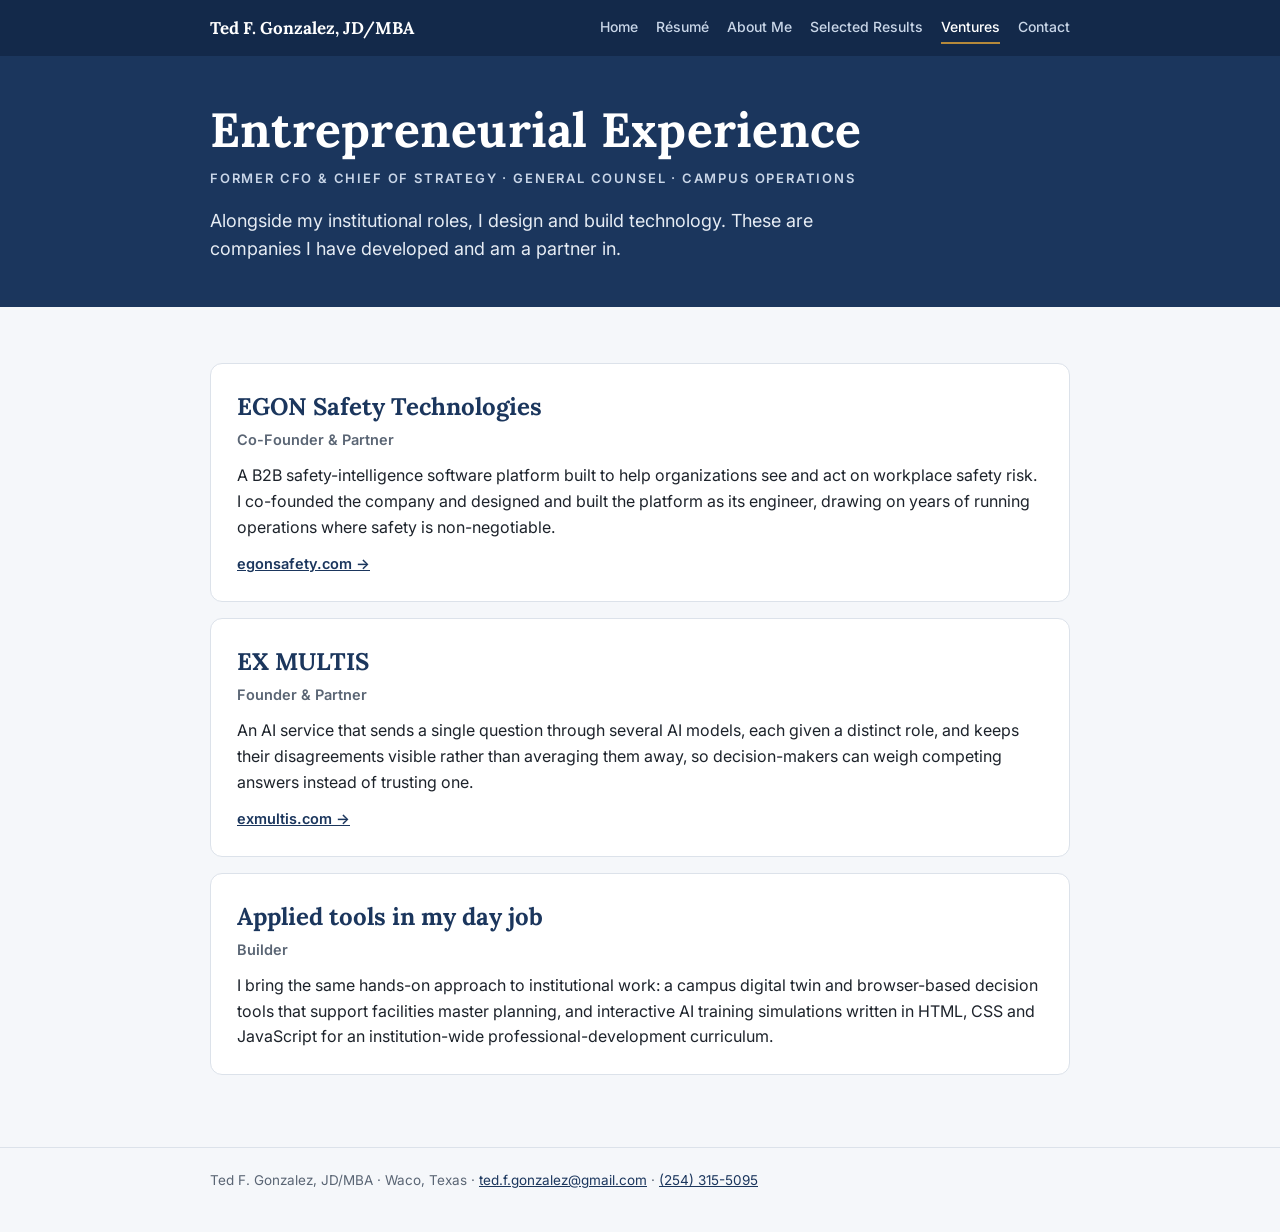
<file: ventures/index.html>
<!DOCTYPE html>
<html lang="en">
<head>
<meta charset="utf-8">
<meta name="viewport" content="width=device-width, initial-scale=1">
<title>Ventures — Ted F. Gonzalez, JD/MBA</title>
<meta name="author" content="Ted F. Gonzalez, JD/MBA">
<meta name="description" content="Companies Ted F. Gonzalez has developed and is a partner in: EGON Safety Technologies and EX MULTIS.">
<meta property="og:title" content="Ventures — Ted F. Gonzalez, JD/MBA">
<meta property="og:description" content="Companies Ted F. Gonzalez has developed and is a partner in: EGON Safety Technologies and EX MULTIS.">
<link rel="preconnect" href="https://fonts.googleapis.com">
<link rel="preconnect" href="https://fonts.gstatic.com" crossorigin>
<link href="https://fonts.googleapis.com/css2?family=Inter:wght@400;500;600;700&family=Lora:wght@600;700&display=swap" rel="stylesheet">
<link rel="stylesheet" href="../assets/site.css">
</head>
<body>
<nav class="nav"><div class="wrap"><a class="brand" href="../home/">Ted F. Gonzalez, JD/MBA</a><a class="l" href="../home/">Home</a><a class="l" href="../resume/">Résumé</a><a class="l" href="../about/">About Me</a><a class="l" href="../results/">Selected Results</a><a class="l on" href="../ventures/">Ventures</a><a class="l" href="../contact/">Contact</a></div></nav>
<header class="hero"><div class="wrap">
  <h1>Entrepreneurial Experience</h1>
  <div class="tag">Former CFO &amp; Chief of Strategy · General Counsel · Campus Operations</div>
  <p class="lede">Alongside my institutional roles, I design and build technology. These are companies I have developed and am a partner in.</p>
  
</div></header>
<div class="wrap"><main><section>
<div class="venture"><h3>EGON Safety Technologies</h3><div class="role">Co-Founder &amp; Partner</div>
<p>A B2B safety-intelligence software platform built to help organizations see and act on workplace safety risk. I co-founded the company and designed and built the platform as its engineer, drawing on years of running operations where safety is non-negotiable.</p>
<a class="ext" href="https://egonsafety.com">egonsafety.com →</a></div>
<div class="venture"><h3>EX MULTIS</h3><div class="role">Founder &amp; Partner</div>
<p>An AI service that sends a single question through several AI models, each given a distinct role, and keeps their disagreements visible rather than averaging them away, so decision-makers can weigh competing answers instead of trusting one.</p>
<a class="ext" href="https://exmultis.com">exmultis.com →</a></div>
<div class="venture"><h3>Applied tools in my day job</h3><div class="role">Builder</div>
<p>I bring the same hands-on approach to institutional work: a campus digital twin and browser-based decision tools that support facilities master planning, and interactive AI training simulations written in HTML, CSS and JavaScript for an institution-wide professional-development curriculum.</p></div>
</section></main></div>
<footer><div class="wrap">Ted F. Gonzalez, JD/MBA · Waco, Texas · <a href="mailto:ted.f.gonzalez@gmail.com?subject=Reaching%20out%20from%20your%20website">ted.f.gonzalez@gmail.com</a> · <a href="tel:+12543155095">(254) 315-5095</a></div></footer>
</body>
</html>
</file>
<file: assets/site.css>
:root{--navy:#1B365D;--navy-2:#2A4E80;--ink:#1D232B;--mute:#5A6574;--line:#DCE2EA;--bg:#F5F7FA;--card:#FFFFFF;--accent:#B5893B;
--sans:'Inter',system-ui,-apple-system,'Segoe UI',sans-serif;--serif:'Lora',Georgia,serif}
*{box-sizing:border-box;margin:0;padding:0}
html{-webkit-text-size-adjust:100%}
body{font-family:var(--sans);background:var(--bg);color:var(--ink);line-height:1.6;font-size:16px;-webkit-font-smoothing:antialiased}
a{color:var(--navy)}
.wrap{max-width:900px;margin:0 auto;padding:0 20px}

.hero{background:var(--navy);color:#fff;padding:48px 0 44px}
.hero h1{font-family:var(--serif);font-size:clamp(32px,6vw,48px);line-height:1.08;font-weight:700;letter-spacing:.005em}
.hero .tag{margin-top:12px;font-size:13px;font-weight:600;letter-spacing:.14em;text-transform:uppercase;color:#C9D6E8}
.hero .meta{margin-top:18px;display:flex;flex-wrap:wrap;gap:8px 22px;font-size:15px;color:#E6ECF4}
.hero .meta a{color:#fff;text-decoration:none;border-bottom:1px solid rgba(255,255,255,.35)}
.actions{margin-top:26px;display:flex;flex-wrap:wrap;gap:10px}
.btn{display:inline-block;font-weight:600;font-size:14px;text-decoration:none;border-radius:8px;padding:11px 18px;border:1px solid #fff;background:#fff;color:var(--navy)}
.btn--ghost{background:transparent;color:#fff;border-color:rgba(255,255,255,.45)}
.btn:hover{filter:brightness(.96)}

.stats{display:grid;grid-template-columns:repeat(4,1fr);gap:12px;margin-top:-26px;position:relative}
.stat{background:var(--card);border:1px solid var(--line);border-radius:10px;padding:16px 16px 14px;box-shadow:0 6px 18px rgba(27,54,93,.07)}
.stat b{display:block;font-family:var(--serif);font-size:26px;color:var(--navy);line-height:1.1}
.stat span{display:block;margin-top:4px;font-size:13px;color:var(--mute);line-height:1.35}

main{padding:16px 0 56px}
section{margin-top:40px}
h2{font-size:13px;font-weight:700;letter-spacing:.16em;text-transform:uppercase;color:var(--navy);padding-bottom:8px;border-bottom:2px solid var(--navy);margin-bottom:18px}
.profile{font-size:17px;color:var(--ink)}
.areas{display:grid;grid-template-columns:repeat(3,1fr);gap:10px}
.areas div{background:var(--card);border:1px solid var(--line);border-left:3px solid var(--navy);border-radius:6px;padding:10px 12px;font-size:14.5px;line-height:1.4}

.job{background:var(--card);border:1px solid var(--line);border-radius:10px;padding:20px 22px;margin-bottom:14px}
.jh{display:flex;justify-content:space-between;gap:14px;align-items:baseline;flex-wrap:wrap}
.jt{font-weight:700;font-size:17.5px;line-height:1.35}
.jd{font-weight:600;font-size:14px;color:var(--navy);white-space:nowrap}
.org{color:var(--mute);font-size:14.5px;margin:2px 0 10px}
ul{list-style:none}
li{position:relative;padding-left:18px;margin-bottom:6px;font-size:15.5px}
li::before{content:"";position:absolute;left:2px;top:.72em;width:8px;height:2px;background:var(--accent)}
li b{font-weight:600}

.edu{display:grid;grid-template-columns:1fr 1fr;gap:10px}
.edu div{background:var(--card);border:1px solid var(--line);border-radius:8px;padding:14px 16px}
.edu strong{display:block;font-size:15.5px}
.edu span{color:var(--mute);font-size:14.5px}

footer{border-top:1px solid var(--line);padding:22px 0 40px;color:var(--mute);font-size:13.5px}

@media (max-width:760px){
  .stats{grid-template-columns:repeat(2,1fr)}
  .areas{grid-template-columns:1fr 1fr}
  .edu{grid-template-columns:1fr}
}
@media (max-width:460px){
  .hero{padding:40px 0 40px}
  .areas{grid-template-columns:1fr}
  .job{padding:16px}
  .jd{white-space:normal}
}
@media print{
  body{background:#fff;font-size:11pt}
  .hero{background:#fff;color:var(--ink);padding:0 0 12px;border-bottom:2px solid var(--navy)}
  .hero h1{color:var(--navy)}.hero .tag,.hero .meta{color:var(--mute)}.hero .meta a{color:var(--navy)}
  .actions{display:none}.stats{margin-top:14px}
  .stat,.job,.areas div,.edu div{box-shadow:none;break-inside:avoid}
}

.nav{background:#13294A;color:#fff;position:sticky;top:0;z-index:20}
.nav .wrap{display:flex;align-items:center;gap:6px 18px;flex-wrap:wrap;padding-top:12px;padding-bottom:12px}
.nav .brand{font-family:var(--serif);font-weight:700;font-size:17px;color:#fff;text-decoration:none;margin-right:auto}
.nav a.l{color:#C9D6E8;text-decoration:none;font-size:14px;font-weight:500;padding:4px 0;border-bottom:2px solid transparent}
.nav a.l:hover{color:#fff}
.nav a.l.on{color:#fff;border-bottom-color:var(--accent)}
.hero .lede{margin-top:18px;max-width:680px;font-size:18px;line-height:1.55;color:#E6ECF4}
.cards{display:grid;grid-template-columns:repeat(2,1fr);gap:14px;margin-top:-26px;position:relative}
.card{display:block;background:var(--card);border:1px solid var(--line);border-radius:12px;padding:22px 22px 20px;text-decoration:none;color:var(--ink);box-shadow:0 6px 18px rgba(27,54,93,.07);transition:transform .15s,box-shadow .15s,border-color .15s}
.card:hover{transform:translateY(-2px);box-shadow:0 10px 26px rgba(27,54,93,.12);border-color:#B9C6D8}
.card .k{font-size:12px;font-weight:700;letter-spacing:.14em;text-transform:uppercase;color:var(--accent)}
.card h3{font-family:var(--serif);font-size:22px;color:var(--navy);margin-top:6px;line-height:1.2}
.card p{margin-top:8px;font-size:15px;color:var(--mute);line-height:1.5}
.card .go{display:inline-block;margin-top:12px;font-size:14px;font-weight:600;color:var(--navy)}
.letter{background:var(--card);border:1px solid var(--line);border-radius:12px;padding:34px 38px;box-shadow:0 6px 18px rgba(27,54,93,.06)}
.letter p{font-size:16.5px;line-height:1.7;margin-bottom:16px}
.letter .sig{font-family:var(--serif);font-weight:700;color:var(--navy);font-size:19px;margin-top:22px}
.results{display:grid;grid-template-columns:repeat(2,1fr);gap:14px}
.res{background:var(--card);border:1px solid var(--line);border-top:3px solid var(--navy);border-radius:10px;padding:18px 20px}
.res b.n{display:block;font-family:var(--serif);font-size:28px;color:var(--navy);line-height:1.1}
.res h3{font-size:16.5px;margin-top:6px;line-height:1.35}
.res p{font-size:15px;color:var(--mute);margin-top:6px}
.res .where{font-size:12.5px;font-weight:600;letter-spacing:.08em;text-transform:uppercase;color:var(--accent);margin-top:10px}
.venture{background:var(--card);border:1px solid var(--line);border-radius:12px;padding:24px 26px;margin-bottom:16px}
.venture h3{font-family:var(--serif);font-size:24px;color:var(--navy)}
.venture .role{font-weight:600;font-size:14.5px;color:var(--mute);margin-top:2px}
.venture p{margin-top:12px;font-size:16px}
.venture a.ext{display:inline-block;margin-top:12px;font-weight:600;font-size:14.5px}
.page-hero{padding:40px 0 64px}
.contact-band{background:var(--card);border:1px solid var(--line);border-radius:12px;padding:22px 24px;display:flex;flex-wrap:wrap;gap:12px 24px;align-items:center;justify-content:space-between}
.contact-band strong{font-family:var(--serif);font-size:19px;color:var(--navy)}
.btn--solid{background:var(--navy);color:#fff;border-color:var(--navy)}
@media (max-width:760px){.cards,.results{grid-template-columns:1fr}.letter{padding:24px 20px}}
@media (max-width:460px){.nav .brand{width:100%}}
@media print{.nav{display:none}}
.cinfo{display:flex;flex-wrap:wrap;gap:4px 18px;margin-top:4px;font-size:15.5px}
.cinfo a{color:var(--navy);font-weight:500}
.contact-card{background:var(--card);border:1px solid var(--line);border-radius:12px;padding:10px 26px 24px;box-shadow:0 6px 18px rgba(27,54,93,.06);max-width:620px}
.crow{display:flex;gap:18px;align-items:baseline;padding:16px 0;border-bottom:1px solid var(--line)}
.cl{width:90px;flex:none;font-size:12.5px;font-weight:700;letter-spacing:.12em;text-transform:uppercase;color:var(--accent)}
.cv{font-size:19px;font-weight:600;color:var(--navy);text-decoration:none;word-break:break-word}
a.cv:hover{text-decoration:underline}
.cact{display:flex;flex-wrap:wrap;gap:10px;margin-top:20px}
.btn--line{background:transparent;color:var(--navy);border-color:var(--line)}
.hero-split{display:flex;align-items:center;gap:40px;flex-wrap:wrap-reverse}
.hero-text{flex:999 1 460px;min-width:0}
.headshot{flex:0 0 auto;position:relative;width:220px;height:264px;border-radius:14px;overflow:hidden;background:#2A4E80;border:3px solid rgba(255,255,255,.85);box-shadow:0 14px 34px rgba(0,0,0,.28)}
.headshot img{position:absolute;inset:0;width:100%;height:100%;object-fit:cover;object-position:50% 0%}
.headshot .mono{position:absolute;inset:0;display:grid;place-items:center;font-family:var(--serif);font-weight:700;font-size:64px;color:#C9D6E8;letter-spacing:.02em}
@media (max-width:760px){.hero-split{gap:24px}.headshot{width:160px;height:192px}}
</file>
